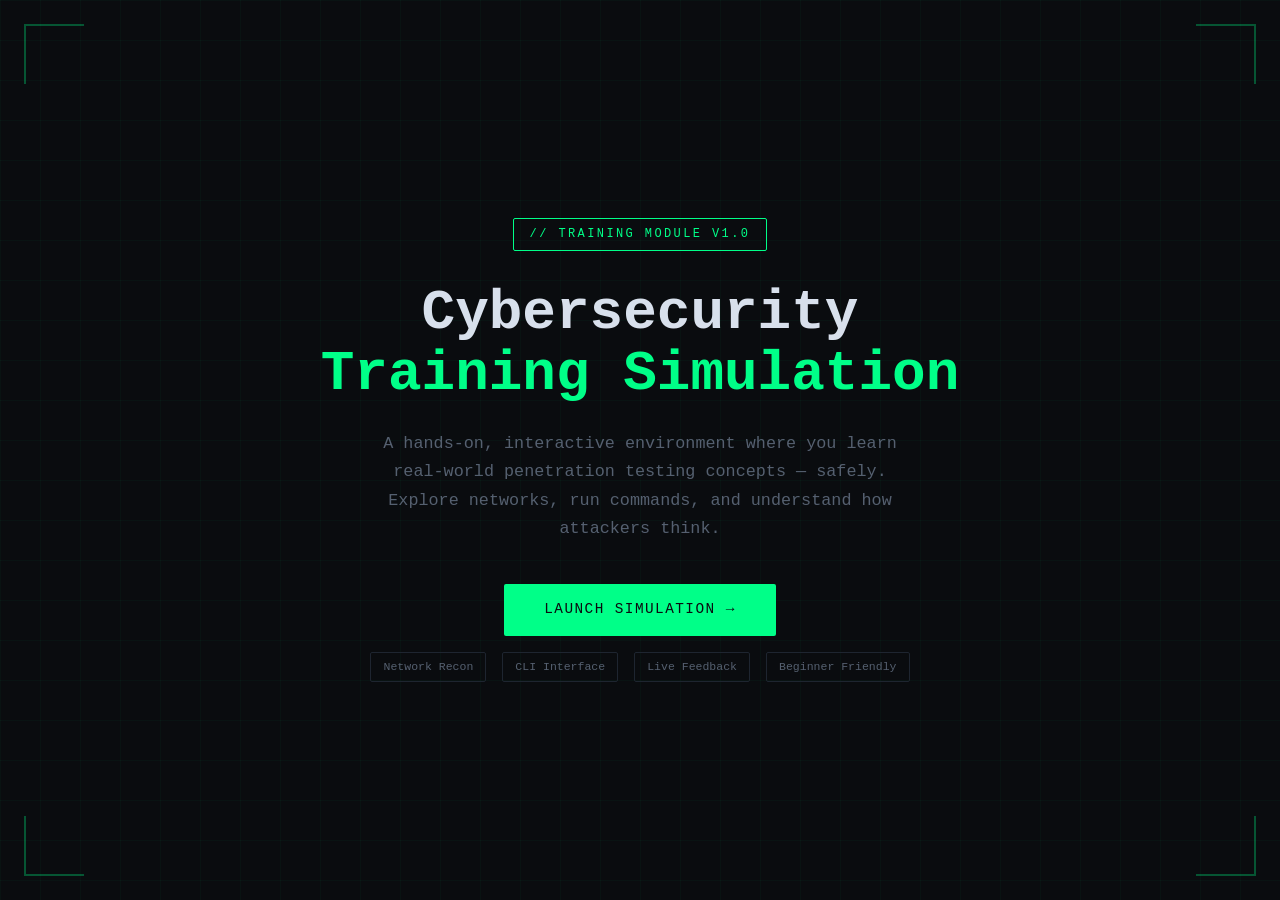
<file: index.html>
<!DOCTYPE html>
<html lang="en">
<head>
  <meta charset="UTF-8" />
  <meta name="viewport" content="width=device-width, initial-scale=1.0"/>
  <title>Cybersecurity Training Simulation</title>
  <link rel="stylesheet" href="style.css" />
  <style>
    /* Index-specific styles */
    .hero {
      display: flex;
      flex-direction: column;
      align-items: center;
      justify-content: center;
      min-height: 100vh;
      text-align: center;
      padding: 2rem;
      position: relative;
      z-index: 1;
    }

    .hero-badge {
      font-family: 'Courier New', monospace;
      font-size: 0.75rem;
      letter-spacing: 0.2em;
      color: var(--accent);
      border: 1px solid var(--accent);
      padding: 0.35rem 1rem;
      border-radius: 2px;
      margin-bottom: 2rem;
      text-transform: uppercase;
      opacity: 0;
      animation: fadeUp 0.6s ease forwards 0.2s;
    }

    .hero h1 {
      font-size: clamp(2rem, 5vw, 3.5rem);
      font-weight: 700;
      line-height: 1.1;
      margin-bottom: 1.5rem;
      color: var(--text-primary);
      opacity: 0;
      animation: fadeUp 0.6s ease forwards 0.4s;
    }

    .hero h1 span {
      color: var(--accent);
    }

    .hero p {
      max-width: 540px;
      font-size: 1.05rem;
      line-height: 1.7;
      color: var(--text-muted);
      margin-bottom: 2.5rem;
      opacity: 0;
      animation: fadeUp 0.6s ease forwards 0.6s;
    }

    .btn-start {
      display: inline-block;
      font-family: 'Courier New', monospace;
      font-size: 0.9rem;
      letter-spacing: 0.1em;
      text-transform: uppercase;
      color: var(--bg-primary);
      background: var(--accent);
      border: none;
      padding: 0.9rem 2.5rem;
      cursor: pointer;
      text-decoration: none;
      border-radius: 2px;
      transition: background 0.2s, box-shadow 0.2s, transform 0.15s;
      opacity: 0;
      animation: fadeUp 0.6s ease forwards 0.8s;
    }

    .btn-start:hover {
      background: var(--accent-bright);
      box-shadow: 0 0 20px rgba(0, 255, 136, 0.35);
      transform: translateY(-1px);
    }

    /* Scan-line grid background */
    .grid-bg {
      position: fixed;
      inset: 0;
      background-image:
        linear-gradient(rgba(0,255,136,0.03) 1px, transparent 1px),
        linear-gradient(90deg, rgba(0,255,136,0.03) 1px, transparent 1px);
      background-size: 40px 40px;
      pointer-events: none;
      z-index: 0;
    }

    /* Corner decorations */
    .corner {
      position: fixed;
      width: 60px;
      height: 60px;
      border-color: var(--accent);
      border-style: solid;
      opacity: 0.3;
    }
    .corner-tl { top: 24px; left: 24px; border-width: 2px 0 0 2px; }
    .corner-tr { top: 24px; right: 24px; border-width: 2px 2px 0 0; }
    .corner-bl { bottom: 24px; left: 24px; border-width: 0 0 2px 2px; }
    .corner-br { bottom: 24px; right: 24px; border-width: 0 2px 2px 0; }

    .features {
      display: flex;
      gap: 1rem;
      margin-top: 1rem;
      flex-wrap: wrap;
      justify-content: center;
      opacity: 0;
      animation: fadeUp 0.6s ease forwards 1s;
    }

    .feature-tag {
      font-family: 'Courier New', monospace;
      font-size: 0.72rem;
      color: var(--text-muted);
      padding: 0.3rem 0.75rem;
      border: 1px solid var(--border);
      border-radius: 2px;
    }

    @keyframes fadeUp {
      from { opacity: 0; transform: translateY(16px); }
      to   { opacity: 1; transform: translateY(0); }
    }
  </style>
</head>
<body>
  <div class="grid-bg"></div>
  <div class="corner corner-tl"></div>
  <div class="corner corner-tr"></div>
  <div class="corner corner-bl"></div>
  <div class="corner corner-br"></div>

  <main class="hero">
    <span class="hero-badge">// Training Module v1.0</span>
    <h1>Cybersecurity<br/><span>Training Simulation</span></h1>
    <p>
      A hands-on, interactive environment where you learn real-world
      penetration testing concepts — safely. Explore networks, run commands,
      and understand how attackers think.
    </p>
    <a href="sim.html" class="btn-start">Launch Simulation →</a>
    <div class="features">
      <span class="feature-tag">Network Recon</span>
      <span class="feature-tag">CLI Interface</span>
      <span class="feature-tag">Live Feedback</span>
      <span class="feature-tag">Beginner Friendly</span>
    </div>
  </main>
</body>
</html>
</file>
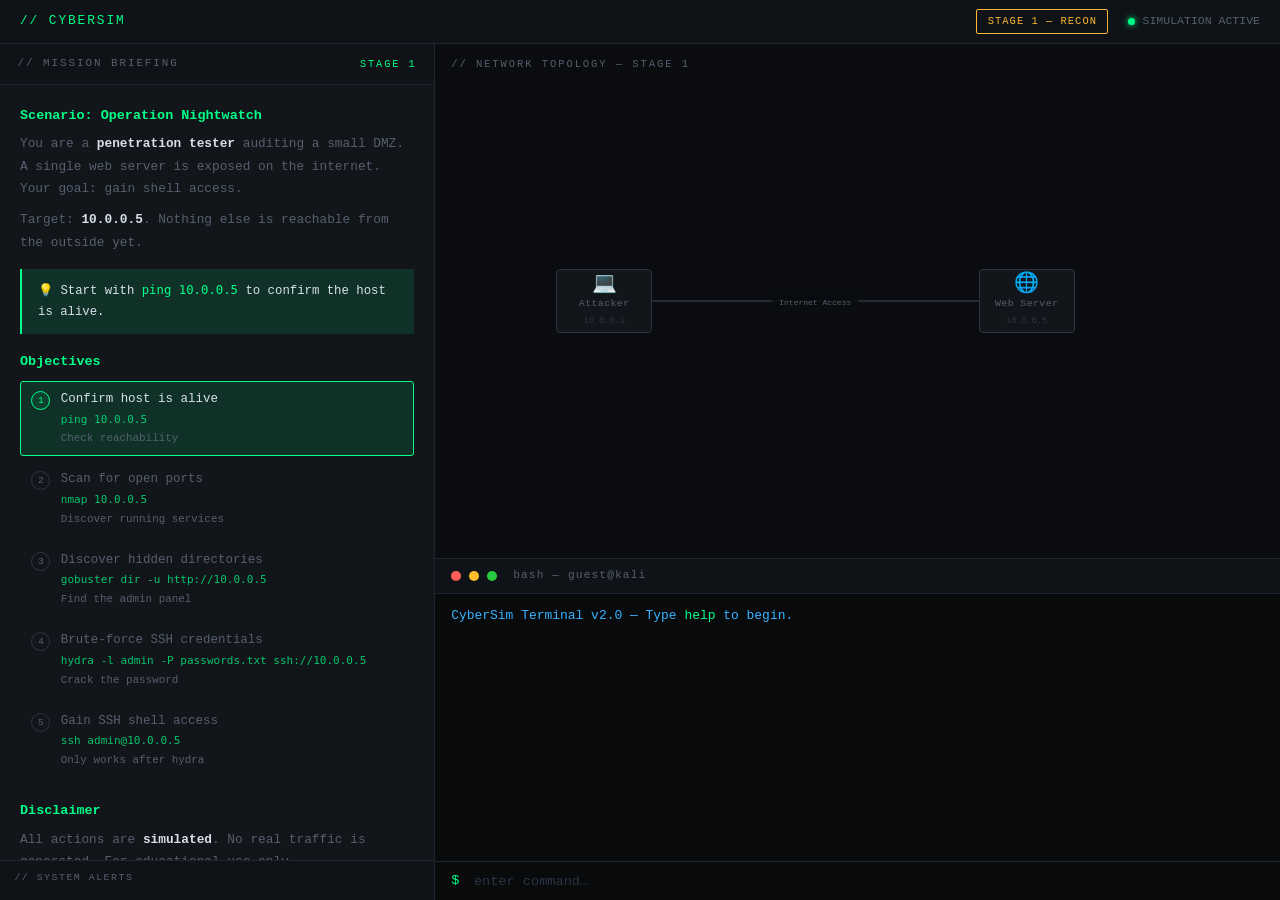
<file: sim.html>
<!DOCTYPE html>
<html lang="en">
<head>
  <meta charset="UTF-8" />
  <meta name="viewport" content="width=device-width, initial-scale=1.0"/>
  <title>Sim — CyberSim</title>
  <link rel="stylesheet" href="style.css" />
  <style>
    /* ── Layout ────────────────────────────────── */
    body { display:flex; flex-direction:column; height:100vh; overflow:hidden; }

    .topbar {
      display:flex; align-items:center; justify-content:space-between;
      padding:0 1.25rem; height:44px;
      background:var(--bg-secondary); border-bottom:1px solid var(--border);
      flex-shrink:0;
    }
    .topbar-brand { font-size:0.8rem; letter-spacing:0.15em; color:var(--accent); text-transform:uppercase; }
    .topbar-right  { display:flex; align-items:center; gap:1.2rem; }
    .topbar-status { display:flex; align-items:center; gap:0.5rem; font-size:0.72rem; color:var(--text-muted); }
    .status-dot    { width:7px; height:7px; border-radius:50%; background:var(--accent); box-shadow:0 0 6px var(--accent); animation:blink 2s ease infinite; }
    #stage-badge   { font-size:0.65rem; color:var(--warning); border:1px solid var(--warning); padding:0.18rem 0.65rem; border-radius:2px; letter-spacing:0.1em; }
    @keyframes blink { 0%,100%{opacity:1} 50%{opacity:.35} }

    .main { display:flex; flex:1; overflow:hidden; }

    /* ── Left panel ────────────────────────────── */
    .panel-left {
      width:34%; min-width:260px;
      display:flex; flex-direction:column;
      border-right:1px solid var(--border);
      background:var(--bg-panel); flex-shrink:0;
    }
    .panel-header {
      padding:0.7rem 1.1rem; font-size:0.68rem;
      letter-spacing:0.18em; text-transform:uppercase;
      color:var(--text-muted); border-bottom:1px solid var(--border);
      background:var(--bg-secondary); flex-shrink:0;
      display:flex; justify-content:space-between; align-items:center;
    }
    .tutorial-scroll { flex:1; overflow-y:auto; padding:1.25rem; }

    .story-block      { margin-bottom:1.4rem; animation:fadeIn .4s ease; }
    .story-block h2   { font-size:0.84rem; color:var(--accent); margin-bottom:0.45rem; }
    .story-block p    { font-size:0.8rem; color:var(--text-muted); line-height:1.75; }
    .story-block b    { color:var(--text-primary); font-weight:600; }
    .hint-box         { margin:.9rem 0; padding:.7rem 1rem; border-left:2px solid var(--accent); background:var(--accent-dim); font-size:.77rem; color:var(--text-primary); line-height:1.7; }
    .hint-box code    { color:var(--accent); }

    /* Step list */
    .step-list { list-style:none; margin-top:.5rem; }
    .step-item {
      display:flex; align-items:flex-start; gap:.65rem;
      padding:.5rem .65rem; margin-bottom:.35rem;
      border-radius:3px; border:1px solid transparent;
      font-size:.78rem; color:var(--text-muted);
      transition:all .3s ease;
    }
    .step-item.active { border-color:var(--accent); background:var(--accent-dim); color:var(--text-primary); }
    .step-item.done   { opacity:.42; }
    .step-num {
      width:19px; height:19px; border-radius:50%; flex-shrink:0;
      display:flex; align-items:center; justify-content:center;
      font-size:.6rem; border:1px solid var(--border-bright);
      color:var(--text-muted); margin-top:1px; transition:all .3s ease;
    }
    .step-item.active .step-num { border-color:var(--accent); color:var(--accent); background:rgba(0,255,136,.08); }
    .step-item.done   .step-num { border-color:transparent; background:rgba(0,255,136,.14); color:var(--accent); font-size:.78rem; }
    .step-text  { flex:1; line-height:1.5; }
    .step-cmd   { display:block; margin-top:.18rem; font-size:.69rem; color:var(--accent); opacity:.75; }
    .step-hint  { display:block; margin-top:.15rem; font-size:.68rem; color:var(--text-muted); }

    /* Alert / feedback log */
    #alert-log {
      border-top:1px solid var(--border); flex-shrink:0;
      max-height:130px; overflow-y:auto; padding:.55rem .9rem;
      background:var(--bg-secondary);
    }
    .alert-header { font-size:.62rem; letter-spacing:.15em; text-transform:uppercase; color:var(--text-muted); margin-bottom:.35rem; }
    .alert-entry  { font-size:.72rem; padding:.25rem 0; border-bottom:1px solid var(--border); display:flex; gap:.5rem; align-items:flex-start; }
    .alert-entry:last-child { border-bottom:none; }
    .alert-icon   { flex-shrink:0; }
    .alert-text   { color:var(--text-muted); line-height:1.4; }
    .alert-entry.warn  .alert-text { color:var(--warning); }
    .alert-entry.danger .alert-text { color:var(--danger); }
    .alert-entry.good  .alert-text { color:var(--accent); }

    /* Stage overlay */
    #stage-overlay {
      position:fixed; inset:0; z-index:999;
      background:var(--bg-primary);
      display:flex; flex-direction:column; align-items:center; justify-content:center; gap:1rem;
      opacity:0; pointer-events:none; transition:opacity .7s ease;
    }
    #stage-overlay.visible { opacity:1; pointer-events:all; }
    .overlay-tag   { font-size:.7rem; letter-spacing:.2em; color:var(--accent); text-transform:uppercase; }
    .overlay-title { font-size:1.75rem; color:var(--text-primary); text-align:center; line-height:1.3; }
    .overlay-sub   { font-size:.87rem; color:var(--text-muted); text-align:center; max-width:420px; line-height:1.7; }
    .overlay-bar   { width:300px; height:2px; background:var(--border); margin-top:1rem; overflow:hidden; border-radius:2px; }
    .overlay-bar-fill { height:100%; width:0%; background:var(--accent); transition:width 3.2s ease; }

    /* ── Right panel ───────────────────────────── */
    .panel-right { flex:1; display:flex; flex-direction:column; overflow:hidden; }

    .viz-area {
      flex:1; position:relative;
      background:var(--bg-primary); overflow:hidden;
    }
    .viz-label {
      position:absolute; top:.75rem; left:1rem;
      font-size:.66rem; letter-spacing:.18em; text-transform:uppercase;
      color:var(--text-muted); z-index:4; pointer-events:none;
    }

    /* SVG layer (connections) */
    #conn-svg {
      position:absolute; inset:0; width:100%; height:100%;
      pointer-events:none; z-index:1;
    }

    /* Canvas (packet dots) */
    #packet-canvas {
      position:absolute; inset:0; pointer-events:none; z-index:3;
    }

    /* Node container */
    #node-layer {
      position:absolute; inset:0; z-index:2;
    }

    /* Node base */
    .node {
      position:absolute; transform:translate(-50%,-50%);
      display:flex; flex-direction:column; align-items:center; gap:.4rem;
      cursor:default; user-select:none;
    }
    .node-box {
      width:96px; height:64px;
      border:1px solid var(--border-bright); border-radius:4px;
      background:var(--bg-panel);
      display:flex; flex-direction:column; align-items:center; justify-content:center;
      gap:.25rem; position:relative;
      transition:border-color .35s, box-shadow .35s, background .35s;
    }
    .node-icon  { font-size:1.25rem; line-height:1; }
    .node-label { font-size:.62rem; color:var(--text-muted); letter-spacing:.04em; text-align:center; line-height:1.3; }
    .node-ip    { font-size:.54rem; color:var(--border-bright); }
    .node-badge {
      position:absolute; top:-9px; right:-9px;
      font-size:.48rem; background:var(--danger); color:#fff;
      padding:1px 4px; border-radius:2px; display:none; letter-spacing:.05em;
    }

    /* Node states */
    .node-box.highlighted { border-color:var(--accent); background:var(--accent-dim); box-shadow:0 0 16px rgba(0,255,136,.3); }
    .node-box.highlighted .node-label { color:var(--accent); }
    .node-box.compromised { border-color:var(--danger); background:rgba(255,68,85,.1); box-shadow:0 0 16px rgba(255,68,85,.3); }
    .node-box.compromised .node-label { color:var(--danger); }
    .node-box.compromised .node-badge { display:block; }
    .node-box.current     { border-color:#38b2ff; box-shadow:0 0 14px rgba(56,178,255,.3); }
    .node-box.current .node-label { color:#38b2ff; }
    .node-box.attacking   { border-color:var(--warning); background:rgba(255,184,48,.08); animation:atkPulse .6s ease infinite alternate; }
    .node-box.attacking .node-label { color:var(--warning); }
    @keyframes atkPulse { from{box-shadow:0 0 6px rgba(255,184,48,.2)} to{box-shadow:0 0 26px rgba(255,184,48,.6)} }

    /* Tooltip */
    .node-tooltip {
      position:absolute; bottom:calc(100% + 8px); left:50%; transform:translateX(-50%);
      background:var(--bg-secondary); border:1px solid var(--border-bright);
      padding:.35rem .65rem; border-radius:3px; font-size:.62rem;
      color:var(--text-muted); white-space:nowrap; pointer-events:none;
      opacity:0; transition:opacity .2s; z-index:10;
    }
    .node:hover .node-tooltip { opacity:1; }

    /* Connection label (SVG foreignObject fallback: use <text>) */

    /* ── Terminal ──────────────────────────────── */
    .terminal-wrap {
      height:40%; min-height:170px;
      display:flex; flex-direction:column;
      border-top:1px solid var(--border); background:var(--bg-terminal);
    }
    .terminal-header {
      display:flex; align-items:center; gap:.5rem;
      padding:.5rem 1rem; background:var(--bg-secondary);
      border-bottom:1px solid var(--border); flex-shrink:0;
    }
    .term-dot        { width:10px; height:10px; border-radius:50%; }
    .term-dot.red    { background:#ff5f57; }
    .term-dot.yellow { background:#ffbd2e; }
    .term-dot.green  { background:#28ca41; }
    .term-title      { margin-left:.5rem; font-size:.7rem; color:var(--text-muted); letter-spacing:.1em; }
    .terminal-output { flex:1; overflow-y:auto; padding:.7rem 1rem; font-size:.81rem; line-height:1.65; color:var(--text-terminal); }
    .line-cmd      { color:#fff; }
    .line-cmd .prompt { color:var(--accent); }
    .line-response { color:var(--text-terminal); white-space:pre-wrap; }
    .line-error    { color:var(--danger); }
    .line-warn     { color:var(--warning); white-space:pre-wrap; }
    .line-info     { color:var(--info); }
    .line-system   { color:var(--text-muted); font-style:italic; }
    .terminal-input-row {
      display:flex; align-items:center; padding:.5rem 1rem;
      border-top:1px solid var(--border); gap:.4rem; flex-shrink:0;
    }
    .terminal-prompt { color:var(--accent); font-size:.85rem; white-space:nowrap; }
    #term-input {
      flex:1; background:transparent; border:none; outline:none;
      color:#fff; font-family:var(--font-mono); font-size:.85rem; caret-color:var(--accent);
    }
    #term-input::placeholder { color:var(--border-bright); }
    #term-input:disabled     { opacity:.3; cursor:not-allowed; }

    @keyframes fadeIn { from{opacity:0;transform:translateY(8px)} to{opacity:1;transform:none} }
  </style>
</head>
<body>

<!-- Stage transition overlay -->
<div id="stage-overlay">
  <span class="overlay-tag">// Tunnel Established</span>
  <h2 class="overlay-title">Access to AnyTown<br/>Internal Network Granted</h2>
  <p class="overlay-sub">You have breached the perimeter server and installed a backdoor. AnyTown's municipal infrastructure — hospital, power plant, water dam, and SCADA systems — are now reachable.</p>
  <div class="overlay-bar"><div class="overlay-bar-fill" id="overlay-fill"></div></div>
</div>

<!-- End-of-prototype popup -->
<div id="end-popup" aria-hidden="true">
  <div class="end-popup-card">
    <div class="end-popup-title">ANYTOWN HACKED</div>
    <div class="end-popup-sub">This is the end of the prototype.</div>
    <button class="end-popup-close" id="end-popup-close" type="button">Close</button>
  </div>
</div>

<!-- Topbar -->
<header class="topbar">
  <span class="topbar-brand">// CyberSim</span>
  <div class="topbar-right">
    <span id="stage-badge">STAGE 1 — RECON</span>
    <div class="topbar-status"><div class="status-dot"></div><span>SIMULATION ACTIVE</span></div>
  </div>
</header>

<div class="main">

  <!-- LEFT -->
  <aside class="panel-left">
    <div class="panel-header">
      <span id="panel-title">// Mission Briefing</span>
      <span id="panel-tag" style="font-size:.64rem;color:var(--accent);">Stage 1</span>
    </div>
    <div class="tutorial-scroll" id="tutorial-scroll"></div>

    <!-- Alert / system feedback log -->
    <div id="alert-log">
      <div class="alert-header">// System Alerts</div>
      <div id="alert-entries"></div>
    </div>
  </aside>

  <!-- RIGHT -->
  <section class="panel-right">

    <div class="viz-area" id="viz-area">
      <span class="viz-label" id="viz-label">// Network Topology — Stage 1</span>

      <!-- SVG: connection lines -->
      <svg id="conn-svg"></svg>

      <!-- Canvas: packet dots -->
      <canvas id="packet-canvas"></canvas>

      <!-- Nodes (absolutely positioned) -->
      <div id="node-layer">

        <!-- STAGE 1 NODES -->
        <div class="node" id="node-attacker" data-tip="Your machine (Kali Linux)">
          <div class="node-box">
            <span class="node-icon">💻</span>
            <span class="node-label">Attacker</span>
            <span class="node-ip">10.0.0.1</span>
          </div>
          <div class="node-tooltip">Attacker (Kali Linux)</div>
        </div>

        <div class="node" id="node-webserver" data-tip="Target web server">
          <div class="node-box">
            <span class="node-icon">🌐</span>
            <span class="node-label">Web Server</span>
            <span class="node-ip">10.0.0.5</span>
          </div>
          <div class="node-tooltip">Apache 2.4 — Ports 22, 80</div>
        </div>

        <!-- STAGE 2 NODES (hidden until stage 2) -->
        <div class="node s2-node" id="node-router" style="display:none">
          <div class="node-box">
            <span class="node-icon">🔀</span>
            <span class="node-label">Municipal<br/>Router</span>
            <span class="node-ip">192.168.1.1</span>
          </div>
          <div class="node-tooltip">Internal gateway — AnyTown LAN</div>
        </div>

        <div class="node s2-node" id="node-hospital" style="display:none">
          <div class="node-box">
            <span class="node-badge">PWNED</span>
            <span class="node-icon">🏥</span>
            <span class="node-label">Hospital</span>
            <span class="node-ip">192.168.10.5</span>
          </div>
          <div class="node-tooltip">AnyTown General — SMB, RDP</div>
        </div>

        <div class="node s2-node" id="node-police" style="display:none">
          <div class="node-box">
            <span class="node-badge">PWNED</span>
            <span class="node-icon">🚓</span>
            <span class="node-label">Police Comms</span>
            <span class="node-ip">192.168.10.8</span>
          </div>
          <div class="node-tooltip">PD Dispatch — Telnet, SSH</div>
        </div>

        <div class="node s2-node" id="node-powerplant" style="display:none">
          <div class="node-box">
            <span class="node-badge">PWNED</span>
            <span class="node-icon">⚡</span>
            <span class="node-label">Power Plant</span>
            <span class="node-ip">192.168.20.2</span>
          </div>
          <div class="node-tooltip">Grid Control — Modbus TCP</div>
        </div>

        <!-- Residential areas (visual only) -->
        <div class="node s2-node node-residence" id="node-residential-1" style="display:none">
          <div class="node-box node-box-sm">
            <span class="res-shortage" aria-hidden="true" title="Electrical shortage">⚠</span>
            <span class="node-icon">🏘️</span>
            <span class="node-label">Residences A</span>
          </div>
          <div class="node-tooltip">Residential Area A</div>
        </div>

        <div class="node s2-node node-residence" id="node-residential-2" style="display:none">
          <div class="node-box node-box-sm">
            <span class="res-shortage" aria-hidden="true" title="Electrical shortage">⚠</span>
            <span class="node-icon">🏘️</span>
            <span class="node-label">Residences B</span>
          </div>
          <div class="node-tooltip">Residential Area B</div>
        </div>

        <div class="node s2-node node-residence" id="node-residential-3" style="display:none">
          <div class="node-box node-box-sm">
            <span class="res-shortage" aria-hidden="true" title="Electrical shortage">⚠</span>
            <span class="node-icon">🏘️</span>
            <span class="node-label">Residences C</span>
          </div>
          <div class="node-tooltip">Residential Area C</div>
        </div>

        <div class="node s2-node" id="node-dam" style="display:none">
          <div class="node-box">
            <span class="node-badge">PWNED</span>
            <span class="node-icon">🌊</span>
            <span class="node-label">Water Dam</span>
            <span class="node-ip">192.168.30.4</span>
          </div>
          <div class="node-tooltip">Dam SCADA — via Power Plant only</div>
        </div>

        <div class="node s2-node" id="node-scada" style="display:none">
          <div class="node-box">
            <span class="node-badge">PWNED</span>
            <span class="node-icon">🏭</span>
            <span class="node-label">SCADA Control</span>
            <span class="node-ip">192.168.20.10</span>
          </div>
          <div class="node-tooltip">Industrial Controls — OPC-UA</div>
        </div>

      </div><!-- /node-layer -->
    </div><!-- /viz-area -->

    <!-- Terminal -->
    <div class="terminal-wrap">
      <div class="terminal-header">
        <div class="term-dot red"></div>
        <div class="term-dot yellow"></div>
        <div class="term-dot green"></div>
        <span class="term-title" id="term-title">bash — guest@kali</span>
      </div>
      <div class="terminal-output" id="terminal-output">
        <div class="line-info">CyberSim Terminal v2.0 — Type <span style="color:var(--accent)">help</span> to begin.</div>
      </div>
      <div class="terminal-input-row">
        <span class="terminal-prompt">$&nbsp;</span>
        <input type="text" id="term-input" placeholder="enter command…" autocomplete="off" spellcheck="false" autofocus />
      </div>
    </div>

  </section>
</div>

<script src="script.js"></script>
</body>
</html>
</file>
<file: style.css>
/* ============================================
   style.css — Shared styles for CyberSim
   ============================================ */

/* --- CSS Variables --- */
:root {
  --bg-primary:    #0a0c0f;
  --bg-secondary:  #0f1317;
  --bg-panel:      #121519;
  --bg-terminal:   #080a0c;
  --border:        #1e2530;
  --border-bright: #2a3545;
  --accent:        #00ff88;
  --accent-bright: #33ffaa;
  --accent-dim:    rgba(0, 255, 136, 0.12);
  --danger:        #ff4455;
  --warning:       #ffb830;
  --info:          #38b2ff;
  --text-primary:  #d8e0ec;
  --text-muted:    #556070;
  --text-terminal: #00ff88;
  --font-mono:     'Courier New', 'Lucida Console', monospace;
}

/* --- Reset & Base --- */
*, *::before, *::after {
  box-sizing: border-box;
  margin: 0;
  padding: 0;
}

html, body {
  height: 100%;
}

body {
  background-color: var(--bg-primary);
  color: var(--text-primary);
  font-family: var(--font-mono);
  font-size: 14px;
  line-height: 1.6;
  -webkit-font-smoothing: antialiased;
}

/* --- Stage 2: Residential UI (visual-only nodes) --- */
.node-residence .node-label { font-size: .58rem; }
.node-box.node-box-sm { width: 84px; height: 54px; }

.res-shortage {
  position: absolute;
  top: -10px;
  left: -10px;
  width: 18px;
  height: 18px;
  display: none;
  align-items: center;
  justify-content: center;
  border-radius: 4px;
  background: rgba(255, 184, 48, 0.12);
  border: 1px solid rgba(255, 184, 48, 0.55);
  color: var(--warning);
  font-size: .72rem;
  box-shadow: 0 0 16px rgba(255, 184, 48, 0.25);
  transform-origin: 50% 50%;
  animation: shortagePop 900ms ease-out infinite;
  pointer-events: none;
}

@keyframes shortagePop {
  0%   { transform: scale(0.85); opacity: 0.25; }
  40%  { transform: scale(1.05); opacity: 1; }
  100% { transform: scale(0.95); opacity: 0.45; }
}

/* --- Insight panel (below objectives) --- */
.insight-panel {
  margin-top: .75rem;
  padding: .65rem .85rem;
  border: 1px solid var(--border);
  border-left: 2px solid var(--info);
  background: rgba(56, 178, 255, 0.05);
  border-radius: 3px;
}
.insight-title {
  font-size: .66rem;
  letter-spacing: .16em;
  text-transform: uppercase;
  color: var(--text-muted);
  margin-bottom: .35rem;
}
.insight-text {
  font-size: .75rem;
  line-height: 1.65;
  color: var(--text-muted);
}

/* --- End-of-prototype popup --- */
#end-popup {
  position: fixed;
  inset: 0;
  z-index: 1000;
  display: none;
  align-items: center;
  justify-content: center;
  background: rgba(10, 12, 15, 0.78);
  backdrop-filter: blur(2px);
}
#end-popup.show { display: flex; }
.end-popup-card {
  width: min(520px, calc(100vw - 48px));
  padding: 1.1rem 1.2rem;
  border: 1px solid var(--border-bright);
  border-radius: 6px;
  background: linear-gradient(180deg, rgba(18,21,25,0.98), rgba(10,12,15,0.98));
  box-shadow: 0 18px 60px rgba(0, 0, 0, 0.55);
  text-align: center;
}
.end-popup-title {
  font-size: 1.35rem;
  letter-spacing: 0.18em;
  text-transform: uppercase;
  color: var(--danger);
  margin-bottom: .35rem;
}
.end-popup-sub {
  font-size: .82rem;
  color: var(--text-muted);
  line-height: 1.6;
}

.end-popup-close {
  margin-top: .85rem;
  padding: .45rem .75rem;
  background: transparent;
  border: 1px solid var(--border-bright);
  color: var(--text-primary);
  border-radius: 4px;
  font-family: var(--font-mono);
  font-size: .78rem;
  cursor: pointer;
}
.end-popup-close:hover {
  border-color: var(--danger);
  color: var(--danger);
}

a {
  color: var(--accent);
  text-decoration: none;
}

/* --- Scrollbar (webkit) --- */
::-webkit-scrollbar {
  width: 5px;
  height: 5px;
}
::-webkit-scrollbar-track {
  background: var(--bg-primary);
}
::-webkit-scrollbar-thumb {
  background: var(--border-bright);
  border-radius: 3px;
}
::-webkit-scrollbar-thumb:hover {
  background: var(--accent);
}
</file>
